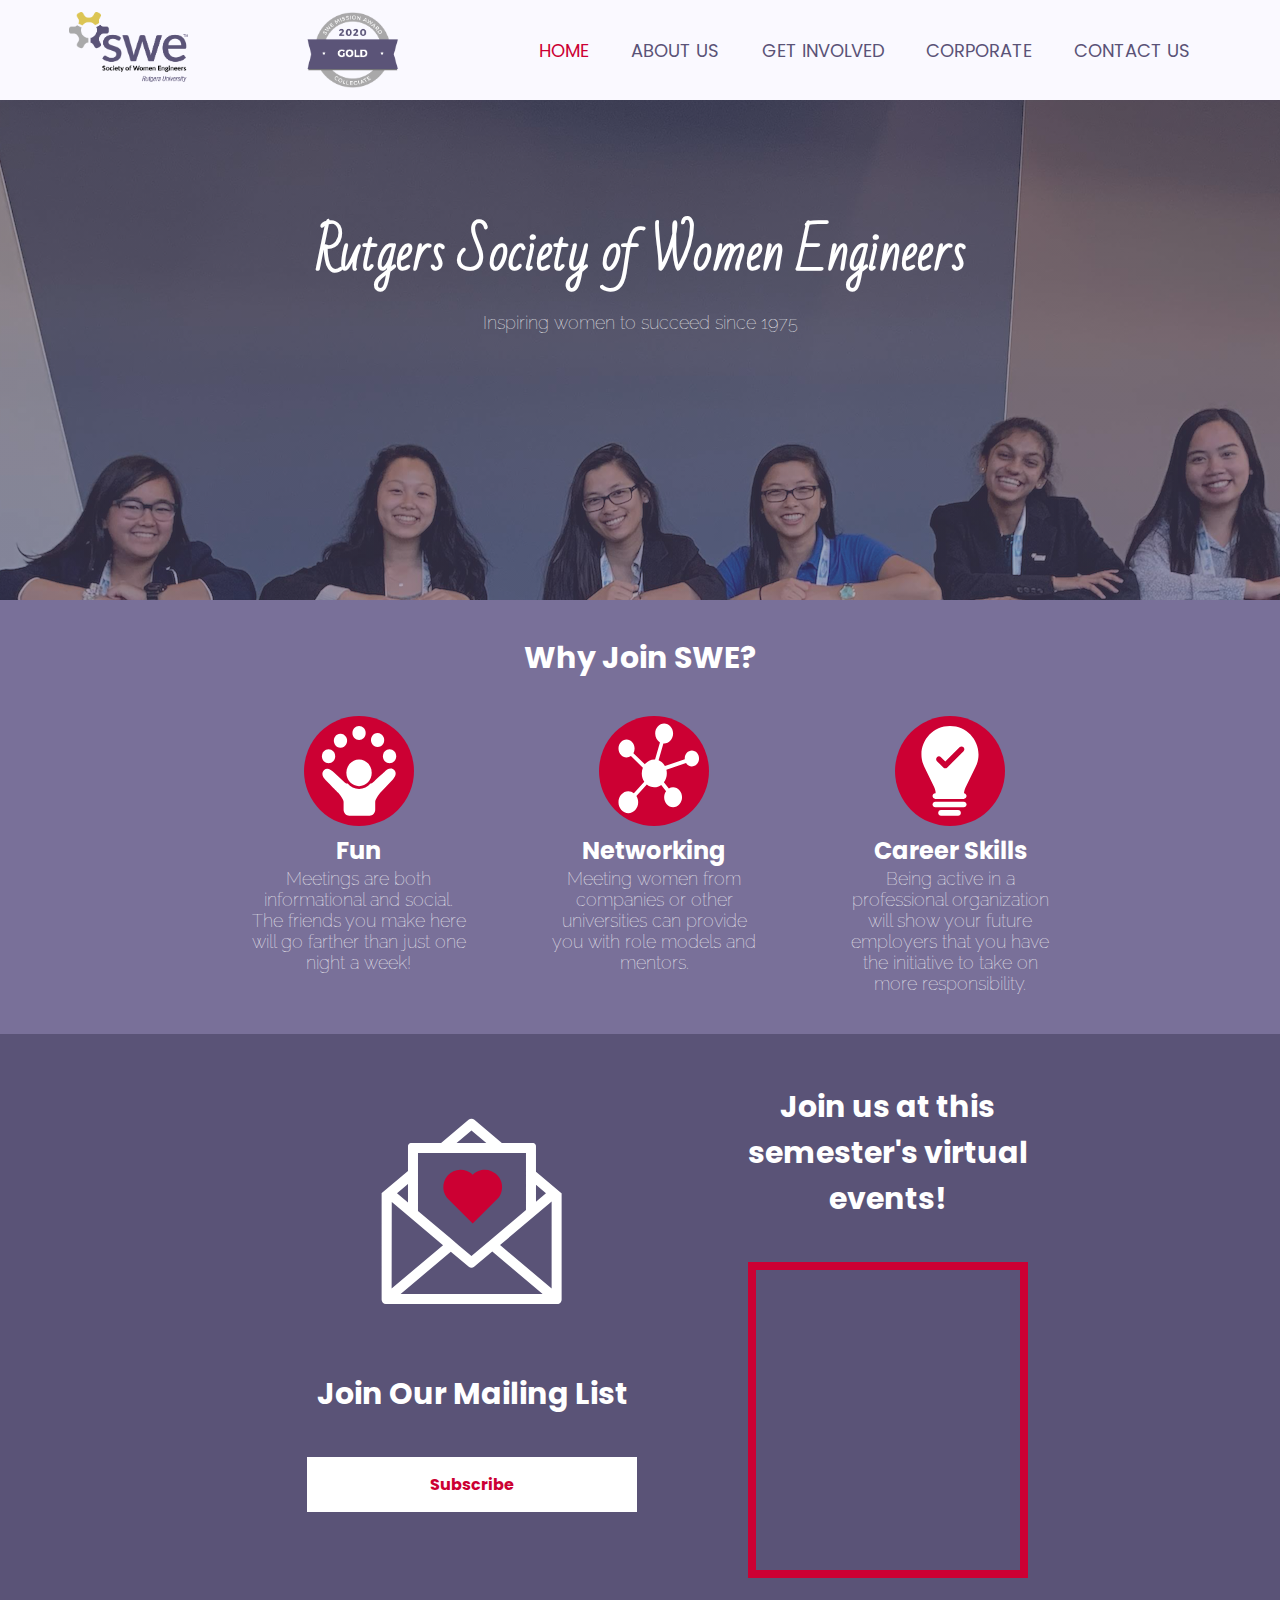
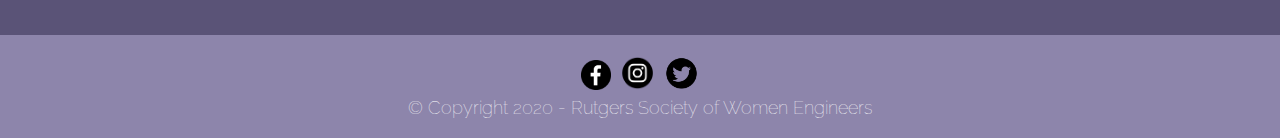
<file: index.html>
<!DOCTYPE html>
    <head>
        <meta charset="utf-8">
        <meta http-equiv="X-UA-Compatible" content="IE=edge">
        <title>Rutgers Society of Women Engineers</title>
        <meta name="description" content="Rutgers University New Brunswick chapter of Society of Women Engineers">
        <meta name="viewport" content="width=device-width, initial-scale=1">
        <link rel="stylesheet" href="style.css">
        <link rel="apple-touch-icon" sizes="180x180" href="img/favicon_io/apple-touch-icon.png">
        <link rel="icon" type="image/png" sizes="32x32" href="img/favicon_io/favicon-32x32.png">
        <link rel="icon" type="image/png" sizes="16x16" href="img/favicon_io/favicon-16x16.png">
        <link href="https://fonts.googleapis.com/css2?family=Poppins&display=swap" rel="stylesheet">
        <link href="https://fonts.googleapis.com/css2?family=Raleway&display=swap" rel="stylesheet">
        <link href="https://fonts.googleapis.com/css2?family=Bad+Script&display=swap" rel="stylesheet">
    </head>
    <body>
        <div class="site-wrapper">
            <nav>
                <a href="index.html"><img src="/img/icons/RU_SWE_logo/SWE_Logo_Rutgers_University_4C.png" height="70px"></a>
                <img src="img/Badges-Collegiate_Gold2020.png" height="80px">
                <ul class="nav-links">
                    <li class="current"><a href="index.html">Home</a></li>
                    <li><a href="aboutus.html">About Us</a></li>
                    <li><a href="getinvolved.html">Get Involved</a></li>
                    <li><a href="corp.html">Corporate</a></li>
                    <li><a href="contactus.html">Contact Us</a></li>
                </ul>
                <div class="burger">
                    <div class="line1"></div>
                    <div class="line2"></div>
                    <div class="line3"></div>
                </div>
            </nav>
    
            <section class="showcase">
                <div class="home">
                    <div class="container">
                        <h1>Rutgers Society of Women Engineers</h1>
                        <p>Inspiring women to succeed since 1975</p>
                    </div>
                </div>
            </section>
    
            <section id="whyjoin">
                <div class="container">
                    <h2>Why Join SWE?</h2>
                    <div class="box3">
                        <img src="img/icons/skills_icon.svg" height="110px">
                        <h3>Career Skills</32>
                        <p class="lead">Being active in a professional organization will show your future employers that you have the initiative to take on more responsibility. </p>
                    </div>
                    <div class="box3">
                        <img src="img/icons/network_icon.svg" height="110px">
                        <h3>Networking</h3>
                        <p class="lead">Meeting women from companies or other universities can provide you with role models and mentors. </p>
                    </div>
                    <div class="box3">
                        <img src="img/icons/fun_icon.svg" height="110px">
                        <h3>Fun</h3>
                        <p class="lead">Meetings are both informational and social. The friends you make here will go farther than just one night a week! </p>
                    </div>
                </div>
            </section>
    
            <section id="calendar">
                <div class="container">
                    <div class="mailing">
                        <img src="/img/icons/email_icon.svg" width="200px">
                        <h2>Join Our Mailing List</h2>
                        <a class="button" href="https://app.mailerlite.com/webforms/landing/b4q5a3">Subscribe</a>
                    </div>
                    <div class="cal">
                        <h2>Join us at this semester's virtual events!</h2>
                        <iframe src="https://calendar.google.com/calendar/embed?height=600&amp;wkst=1&amp;bgcolor=%23cc0033&amp;ctz=America%2FNew_York&amp;src=c2NhcmxldG1haWwucnV0Z2Vycy5lZHVfcHVocTJjb3Zvcm9idnU3cDZxaGI0cW5obWdAZ3JvdXAuY2FsZW5kYXIuZ29vZ2xlLmNvbQ&amp;color=%2351b285&amp;showCalendars=0&amp;showTabs=0&amp;showPrint=0&amp;showDate=0&amp;showNav=0&amp;mode=AGENDA" style="border:solid 8px #cc0033" scrolling="no"></iframe>
                    </div>
                </div>
            </section>
    
            <footer>
                <div class="socials">
                    <a href="https://www.facebook.com/SWERutgers"><img src="/img/icons/facebook.png" width="30"></a>
                    <a href="https://www.instagram.com/swerutgers/"><img src="/img/icons/instagram.png" width="45"></a>
                    <a href="https://twitter.com/SWERutgers"><img src="/img/icons/twitter.png" width="35"></a>
                </div>
                <div class="copyright">
                    <p class="text-center">© Copyright 2020 - Rutgers Society of Women Engineers</p>
                </div>
            </footer>
        </div>
        
        <script src="app.js"></script>
        <script src="konami.js"></script>
    </body>
</html>
</file>
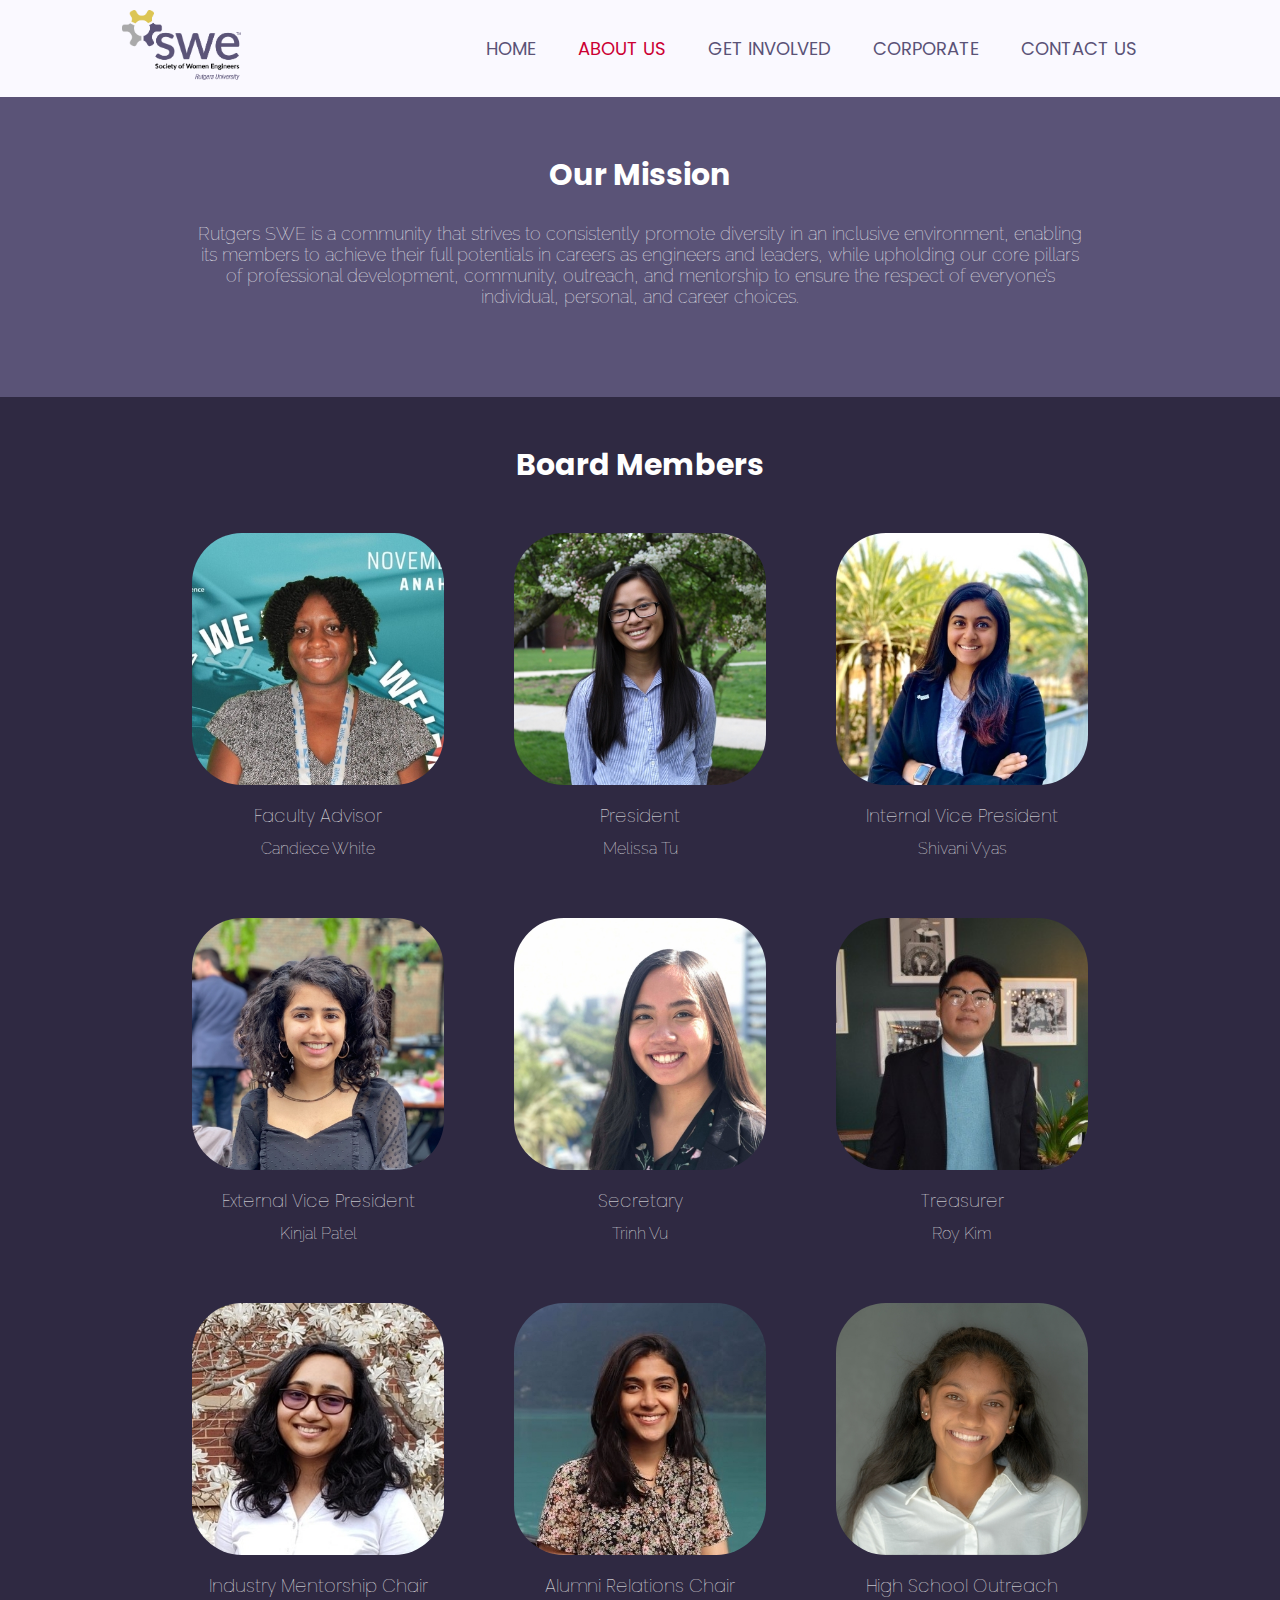
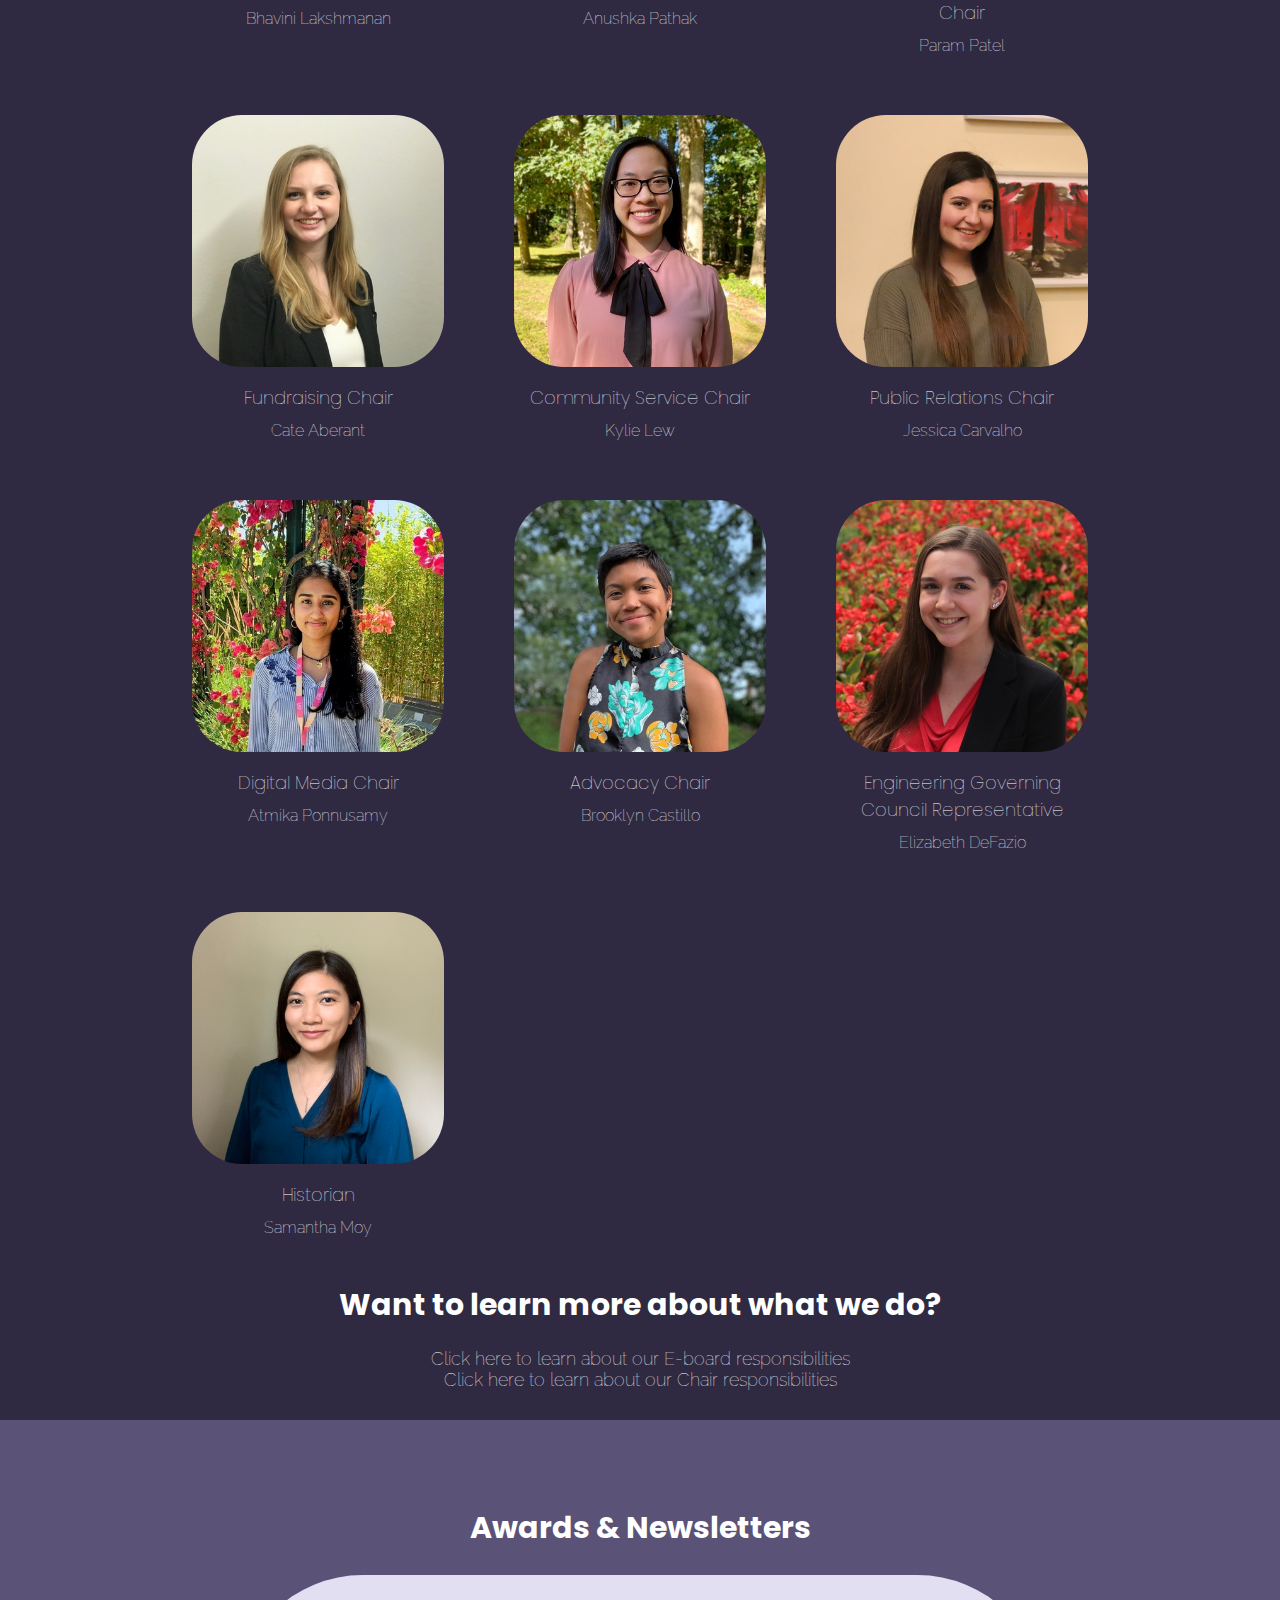
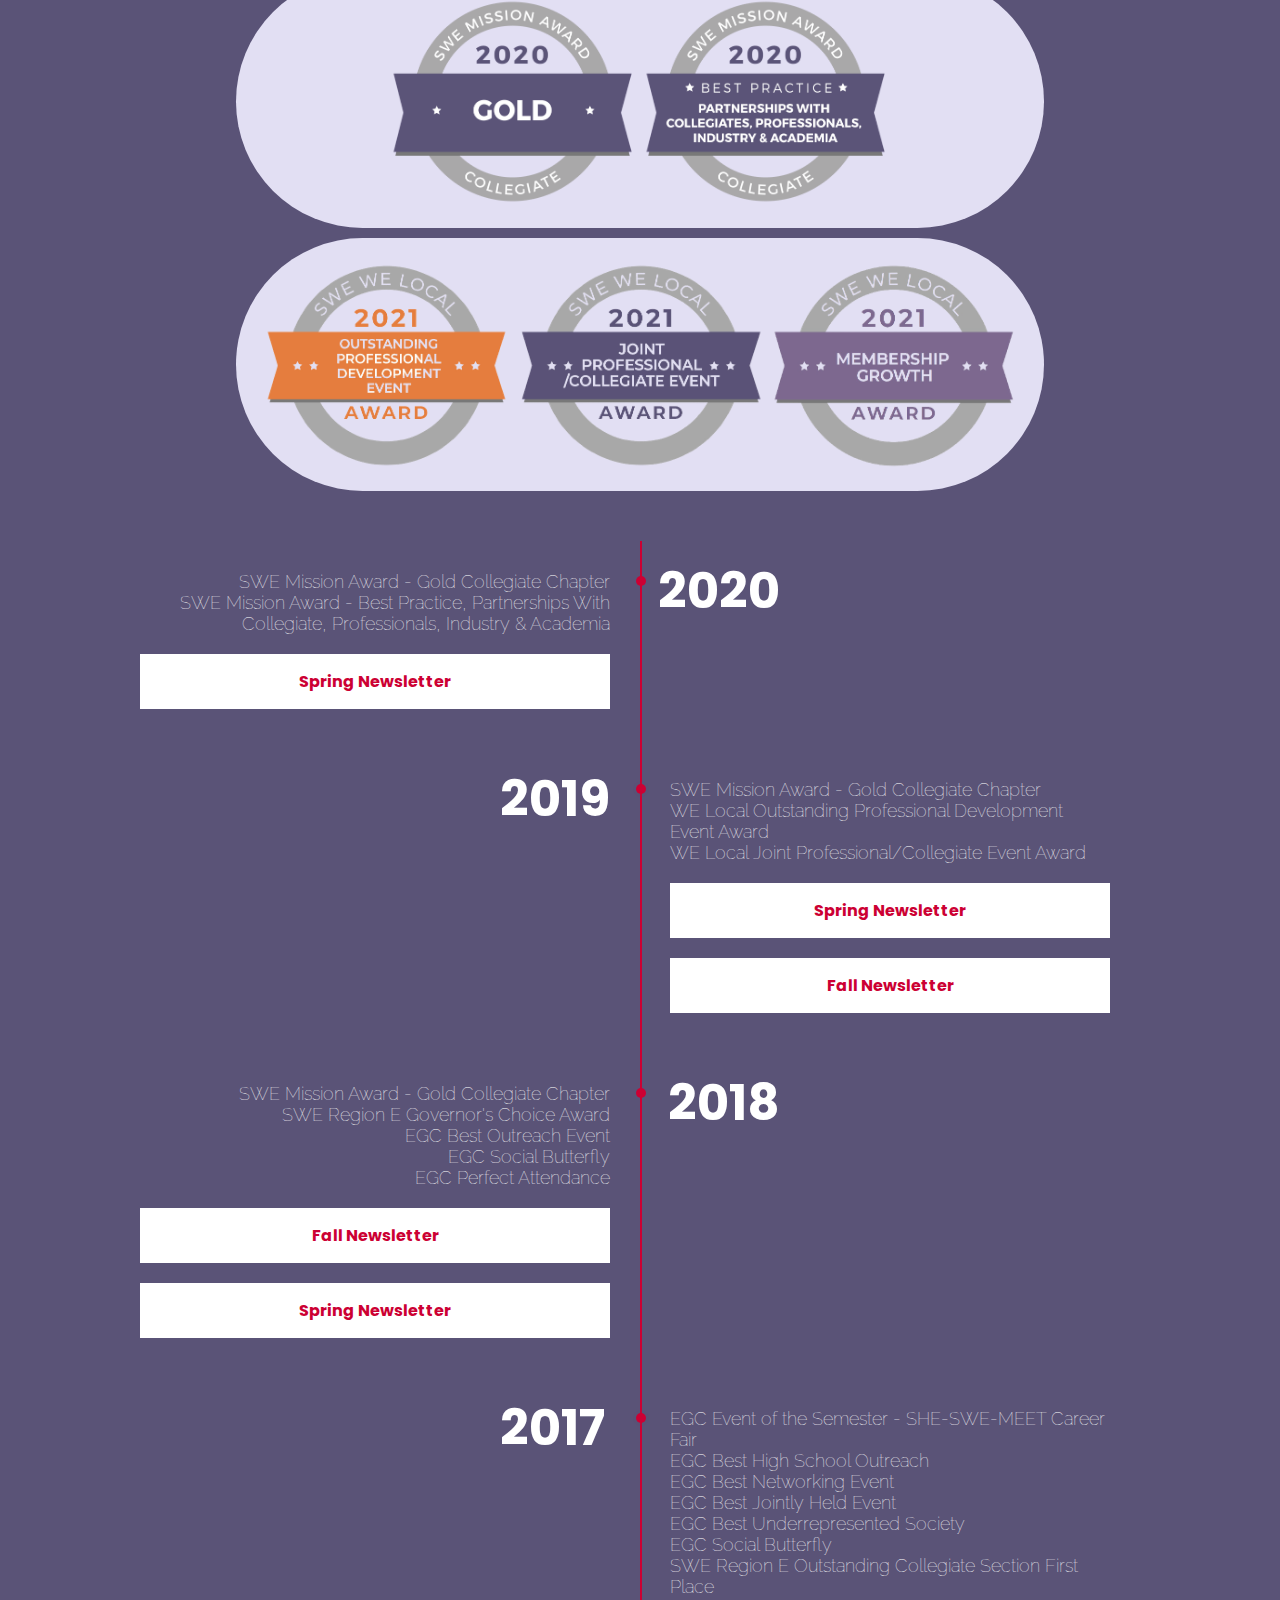
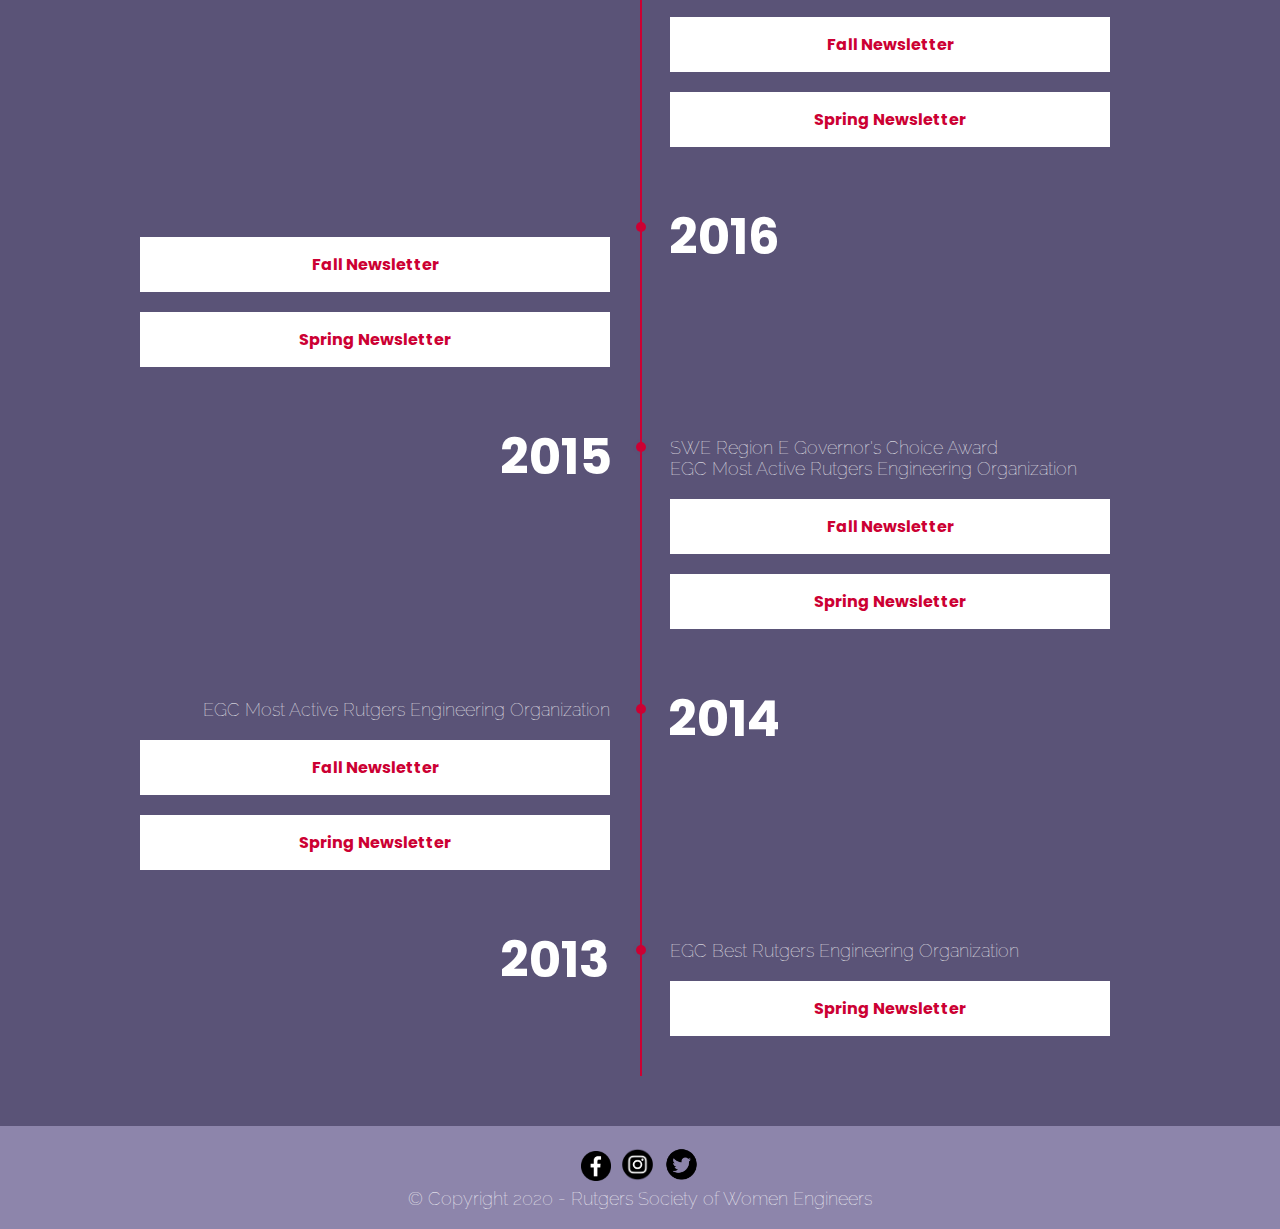
<file: aboutus.html>
<!DOCTYPE html>
    <head>
        <meta charset="utf-8">
        <meta http-equiv="X-UA-Compatible" content="IE=edge">
        <title></title>
        <meta name="description" content="">
        <meta name="viewport" content="width=device-width, initial-scale=1">
        <link rel="stylesheet" href="style.css">
        <link rel="apple-touch-icon" sizes="180x180" href="img/favicon_io/apple-touch-icon.png">
        <link rel="icon" type="image/png" sizes="32x32" href="img/favicon_io/favicon-32x32.png">
        <link rel="icon" type="image/png" sizes="16x16" href="img/favicon_io/favicon-16x16.png">
        <link href="https://fonts.googleapis.com/css2?family=Poppins&display=swap" rel="stylesheet">
        <link href="https://fonts.googleapis.com/css2?family=Raleway&display=swap" rel="stylesheet">
    </head>
    <body>
        <div class="site-wrapper">
            <nav>
                <a href="index.html"><img src="/img/icons/RU_SWE_logo/SWE_Logo_Rutgers_University_4C.png" height="70px"></a>
                <ul class="nav-links">
                    <li><a href="index.html">Home</a></li>
                    <li class="current"><a href="aboutus.html">About Us</a></li>
                    <li><a href="getinvolved.html">Get Involved</a></li>
                    <li><a href="corp.html">Corporate</a></li>
                    <li><a href="contactus.html">Contact Us</a></li>
                </ul>
                <div class="burger">
                    <div class="line1"></div>
                    <div class="line2"></div>
                    <div class="line3"></div>
                </div>
            </nav>
            <section class="showcase">
                <div class="mission">
                    <div class="container">
                        <h2>Our Mission</h2>
                        <p>Rutgers SWE is a community that strives to consistently promote diversity in an inclusive environment, enabling its members to achieve their full potentials in careers as engineers and leaders, while upholding our core pillars of professional development, community, outreach, and mentorship to ensure the respect of everyone’s individual, personal, and career choices.</p>
                    </div>
                </div>
            </section>
            <section id="eboard">
                <div class="container">
                    <div>
                        <h2>Board Members</h2>
                    </div>
                    <div class="img-grid">
                        <div class="eboard-box">
                            <img src="/img/headshots/2020_2021/resized/DeanWhite.jpg">
                            <h4>Faculty Advisor</h4>
                            <p>Candiece White</p>
                        </div>
                        <div class="eboard-box">
                            <img src="/img/headshots/2020_2021/resized/MelissaTu.jpg">
                            <h4>President</h4>
                            <p>Melissa Tu</p>
                        </div>
                        <div class="eboard-box">
                            <img src="/img/headshots/2020_2021/resized/ShivaniVyas.jpg">
                            <h4>Internal Vice President</h4>
                            <p>Shivani Vyas</p>
                        </div>
                        <div class="eboard-box">
                            <img src="/img/headshots/2020_2021/resized/Kinjal.jpg">
                            <h4>External Vice President</h4>
                            <p>Kinjal Patel</p>
                        </div>
                        <div class="eboard-box">
                            <img src="/img/headshots/2020_2021/resized/TrinhVu.jpg">
                            <h4>Secretary</h4>
                            <p>Trinh Vu</p>
                        </div>
                        <div class="eboard-box">
                            <img src="/img/headshots/2020_2021/resized/Roy.jpg">
                            <h4>Treasurer</h4>
                            <p>Roy Kim</p>
                        </div>
                        <div class="eboard-box">
                            <img src="/img/headshots/2020_2021/resized/Bhavini.jpg" width="400px">
                            <h4>Industry Mentorship Chair</h4>
                            <p>Bhavini Lakshmanan</p>
                        </div>
                        <div class="eboard-box">
                            <img src="/img/headshots/2020_2021/resized/Anushka.jpg">
                            <h4>Alumni Relations Chair</h4>
                            <p>Anushka Pathak</p>
                        </div>
                        <div class="eboard-box">
                            <img src="/img/headshots/2020_2021/resized/Param.jpg">
                            <h4>High School Outreach Chair</h4>
                            <p>Param Patel</p>
                        </div>
                        <div class="eboard-box">
                            <img src="/img/headshots/2020_2021/resized/Cate.jpg">
                            <h4>Fundraising Chair</h4>
                            <p>Cate Aberant</p>
                        </div>
                        <div class="eboard-box">
                            <img src="/img/headshots/2020_2021/resized/KylieLew.jpg">
                            <h4>Community Service Chair</h4>
                            <p>Kylie Lew</p>
                        </div>
                        <div class="eboard-box">
                            <img src="/img/headshots/2020_2021/resized/Jess.jpg">
                            <h4>Public Relations Chair</h4>
                            <p>Jessica Carvalho</p>
                        </div>
                        <div class="eboard-box">
                            <img src="/img/headshots/2020_2021/resized/Atmika.jpg">
                            <h4>Digital Media Chair</h4>
                            <p>Atmika Ponnusamy</p>
                        </div>
                        <div class="eboard-box">
                            <img src="/img/headshots/2020_2021/resized/Brooklyn.jpg">
                            <h4>Advocacy Chair</h4>
                            <p>Brooklyn Castillo</p>
                        </div>
                        <div class="eboard-box">
                            <img src="/img/headshots/2020_2021/resized/Elizabeth.jpg">
                            <h4>Engineering Governing Council Representative</h4>
                            <p>Elizabeth DeFazio</p>
                        </div>
                        <div class="eboard-box">
                            <img src="/img/headshots/2020_2021/resized/Sam.jpg">
                            <h4>Historian</h4>
                            <p>Samantha Moy</p>
                        </div>
                    </div>
                </div>
                <div class="pdfs">
                    <h2>Want to learn more about what we do?</h2>
                    <p class=""><a href=docs/eboardresponsibilities.pdf target="_blank">Click here to learn about our E-board responsibilities</a></p>
                    <p class=""> <a href=docs/chairresponsibilities.pdf target="_blank"> Click here to learn about our Chair responsibilities</a></p>
                </div>
    
            </section>  
            <div class="a-n">
                <h2>Awards & Newsletters</h2>
            </div>
            <div class="badges">
                <div class="badges-row">
                    <img src="/img/Badges-Collegiate_Gold2020.png" width="33%">
                    <img src="/img/Badges-Collegiate_Partnerships2020.png" width="33%">
                </div>
                <div class="badges-row">
                    <img src="/img/Badges-Collegiate_ProfDev2021.png" width="33%">
                    <img src="/img/Badges-Collegiate_JointProf2021.png" width="33%">
                    <img src="/img/Badges-Collegiate_MembGrowth2021.png" width="33%">
                </div>
            </div>
            <div class="timeline">
                <ul>
                    <li>
                        <div class="content">
                            <h3>2020</h3>
                            <div class="awards">
                                <p>SWE Mission Award - Gold Collegiate Chapter</p>
                                <p>SWE Mission Award - Best Practice, Partnerships With Collegiate, Professionals, Industry & Academia</p>
                            </div>
                            <a class="button" href="docs/newsletters/Fall 2020 Newsletter.pdf" target="_blank">Spring Newsletter</a>
                        </div>
                    </li>
                    <li>
                        <div class="content">
                            <h3>2019</h3>
                            <div class="awards">
                                <p>SWE Mission Award - Gold Collegiate Chapter</p>
                                <p>WE Local Outstanding Professional Development Event Award</p>
                                <p>WE Local Joint Professional/Collegiate Event Award</p>
                            </div>
                            <a class="button" href="docs/newsletters/newsletter_spring2019.pdf" target="_blank">Spring Newsletter</a>
                            <a class="button" href="docs/newsletters/Fall 2019 Newsletter.pdf" target="_blank">Fall Newsletter</a>
                        </div>
                    </li>
                    <li>
                        <div class="content">
                            <h3>2018</h3>
                            <div class="awards">
                                <p>SWE Mission Award - Gold Collegiate Chapter</p>
                                <p>SWE Region E Governor's Choice Award</p>
                                <p>EGC Best Outreach Event</p>
                                <p>EGC Social Butterfly</p>
                                <p>EGC Perfect Attendance</p>
                            </div>                        
                            <a class="button" href="docs/newsletters/newsletter_fall2018.pdf" target="_blank">Fall Newsletter</a>
                            <a class="button" href="docs/newsletters/newsletter_spring2018.pdf" target="_blank">Spring Newsletter</a>
                        </div>
                    </li>
                    <li>
                        <div class="content">
                            <h3>2017</h3>
                            <div class="awards">
                                <p>EGC Event of the Semester - SHE-SWE-MEET Career Fair</p>
                                <p>EGC Best High School Outreach</p>
                                <p>EGC Best Networking Event</p>
                                <p>EGC Best Jointly Held Event</p>
                                <p>EGC Best Underrepresented Society</p>
                                <p>EGC Social Butterfly</p>
                                <p>SWE Region E Outstanding Collegiate Section First Place</p>
                            </div>
                            <a class="button" href="docs/newsletters/newsletter_fall2017.pdf" target="_blank">Fall Newsletter</a>
                            <a class="button" href="docs/newsletters/newsletter_spring2017.pdf" target="_blank">Spring Newsletter</a>
                        </div>
                    </li>
                    <li>
                        <div class="content">
                            <h3>2016</h3>
                            <div class="awards">
    
                            </div>
                            <a class="button" href="docs/newsletters/newsletter_fall2016.pdf" target="_blank">Fall Newsletter</a>
                            <a class="button" href="docs/newsletters/newsletter_spring2016.pdf" target="_blank">Spring Newsletter</a>
                        </div>
                    </li>
                    <li>
                        <div class="content">
                            <h3>2015</h3>
                            <div class="awards">
                                <p>SWE Region E Governor's Choice Award</p>
                                <p>EGC Most Active Rutgers Engineering Organization</p>
                            </div>
                            <a class="button" href="docs/newsletters/newsletter_fall2015.pdf" target="_blank">Fall Newsletter</a>
                            <a class="button" href="docs/newsletters/newsletter_spring2015.pdf" target="_blank">Spring Newsletter</a>
                        </div>
                    </li>
                    <li>
                        <div class="content">
                            <h3>2014</h3>
                            <div class="awards">
                                <p>EGC Most Active Rutgers Engineering Organization</p>
                            </div>
                            <a class="button" href="docs/newsletters/newsletter_fall2014.pdf" target="_blank">Fall Newsletter</a>
                            <a class="button" href="docs/newsletters/newsletter_spring2014.pdf" target="_blank">Spring Newsletter</a>
                        </div>
                    </li>
                    <li>
                        <div class="content">
                            <h3>2013</h3>
                            <div class="awards">
                                <p>EGC Best Rutgers Engineering Organization</p>
                            </div>
                            <a class="button" href="docs/newsletters/newsletter_spring2013.pdf" target="_blank">Spring Newsletter</a>
                        </div>
                    </li>
                    <div style="clear: both;"></div>
                </ul>
            </div>
            <footer>
                <div class="socials">
                    <a href="https://www.facebook.com/SWERutgers"><img src="/img/icons/facebook.png" width="30"></a>
                    <a href="https://www.instagram.com/swerutgers/"><img src="/img/icons/instagram.png" width="45"></a>
                    <a href="https://twitter.com/SWERutgers"><img src="/img/icons/twitter.png" width="35"></a>
                </div>
                <div class="copyright">
                    <p class="text-center">© Copyright 2020 - Rutgers Society of Women Engineers</p>
                </div>
            </footer>
        </div>
        
        <script src="app.js"></script>
    </body>
</html>
</file>
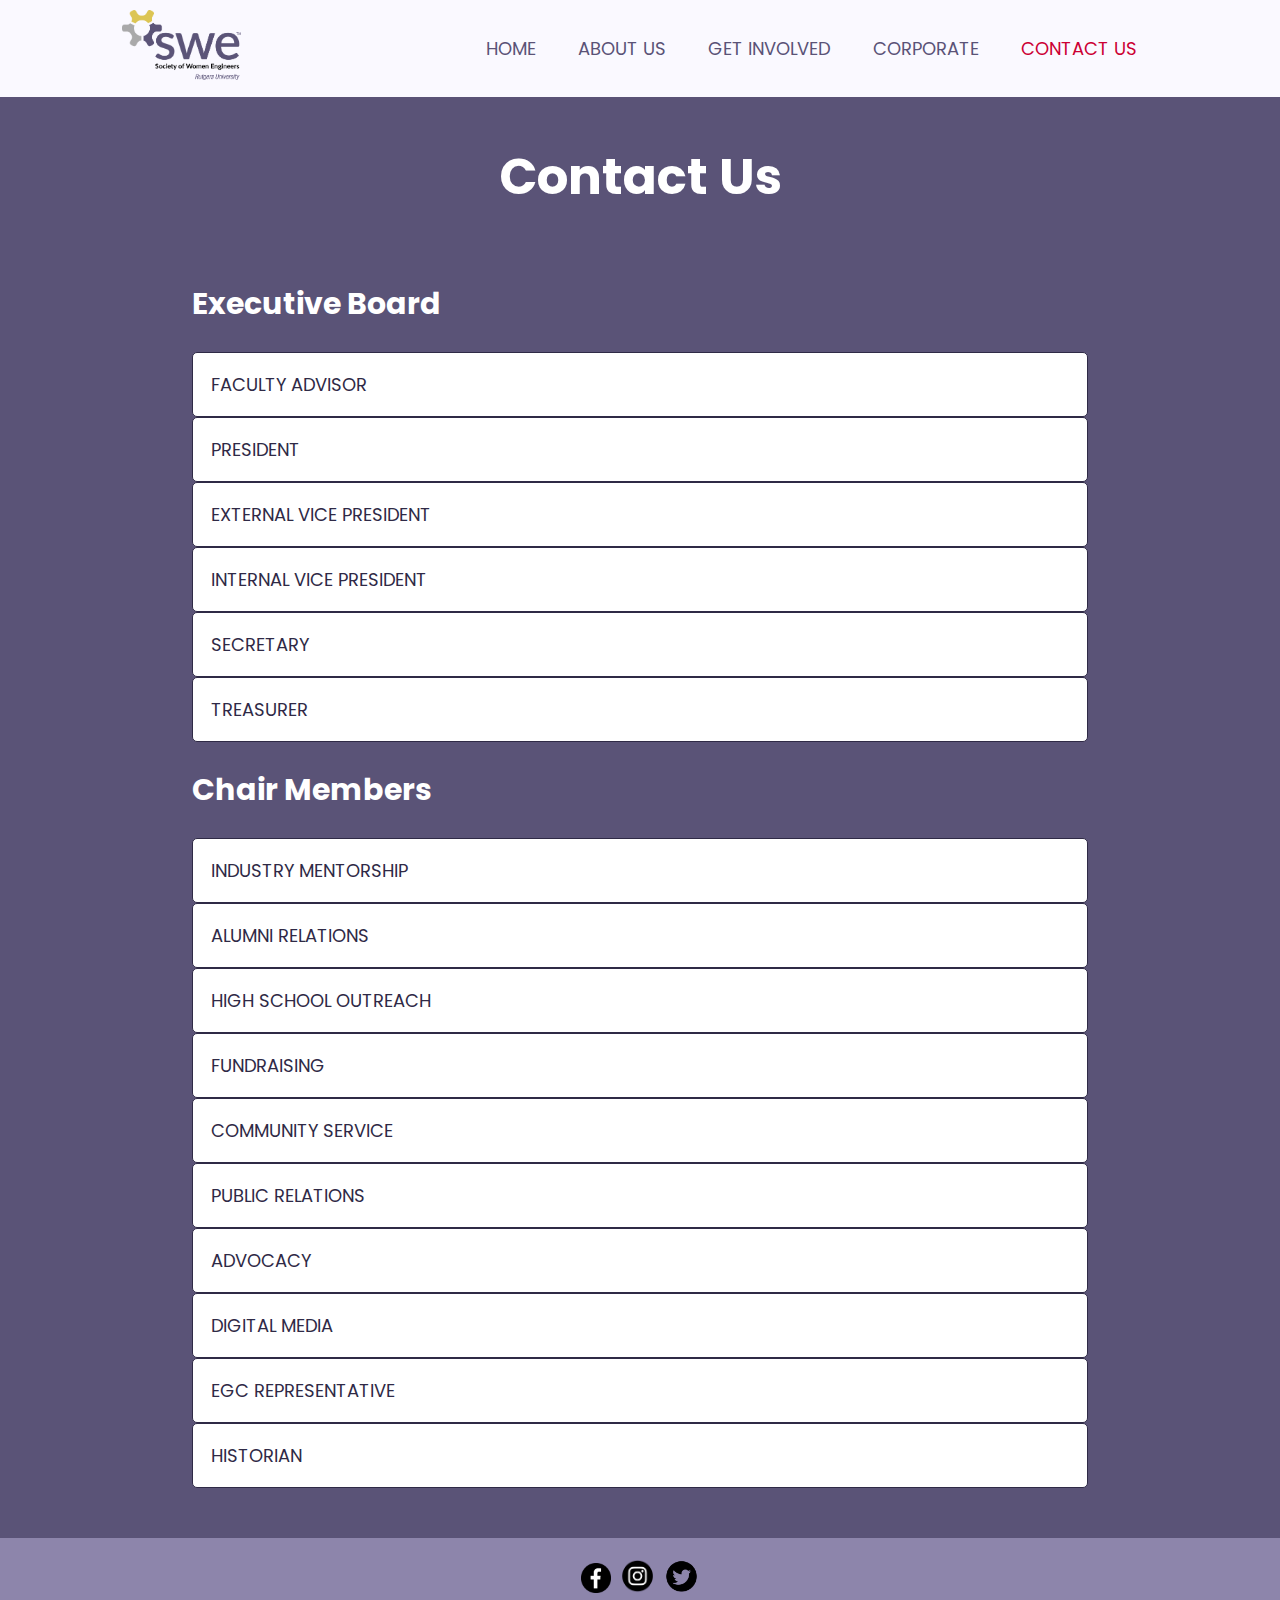
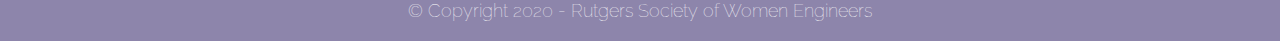
<file: contactus.html>
<!DOCTYPE html>
    <head>
        <meta charset="utf-8">
        <meta http-equiv="X-UA-Compatible" content="IE=edge">
        <title>Rutgers Society of Women Engineers</title>
        <meta name="description" content="Rutgers University New Brunswick chapter of Society of Women Engineers">
        <meta name="viewport" content="width=device-width, initial-scale=1">
        <link rel="stylesheet" href="style.css">
        <link rel="apple-touch-icon" sizes="180x180" href="img/favicon_io/apple-touch-icon.png">
        <link rel="icon" type="image/png" sizes="32x32" href="img/favicon_io/favicon-32x32.png">
        <link rel="icon" type="image/png" sizes="16x16" href="img/favicon_io/favicon-16x16.png">
        <link href="https://fonts.googleapis.com/css2?family=Poppins&display=swap" rel="stylesheet">
        <link href="https://fonts.googleapis.com/css2?family=Raleway&display=swap" rel="stylesheet">
    </head>
    <body>
        <div class="site-wrapper">
            <nav>
                <a href="index.html"><img src="/img/icons/RU_SWE_logo/SWE_Logo_Rutgers_University_4C.png" height="70px"></a>
                <ul class="nav-links">
                    <li><a href="index.html">Home</a></li>
                    <li><a href="aboutus.html">About Us</a></li>
                    <li><a href="getinvolved.html">Get Involved</a></li>
                    <li><a href="corp.html">Corporate</a></li>
                    <li class="current"><a href="contactus.html">Contact Us</a></li>
                </ul>
                <div class="burger">
                    <div class="line1"></div>
                    <div class="line2"></div>
                    <div class="line3"></div>
                </div>
            </nav>
    
            <section class="showcase">
                <div class="contactus">
                    <div class="container">
                        <h2>Contact Us</h2>
                    </div>
                </div>
            </section>
    
            <div class="contacts">
                <div class="container">
                    <div class="board">
                        <h2>Executive Board</h2>
                        <button class="collapsible">Faculty Advisor</button>
                        <div class="content">
                            <h4>Candiece White</h4>
                            <p>Email: <a href="mailto:cawhite@soe.rutgers.edu"> cawhite@soe.rutgers.edu</a></p>
                            <p></p>
                        </div>
                        <button class="collapsible">President</button>
                        <div class="content">
                            <h4>Melissa Tu</h4>
                            <p>Email: <a href="mailto:ru.swe.pres@gmail.com">ru.swe.pres@gmail.com</a></p>
                            <p>Melissa manages the board through board meetings, email, phone, and in person to ensure each function of SWE is operating successfully. She is responsible for all events, actions and members related to The Society of Women Engineers - Rutgers University chapter. Reach out to her if you have any general questions about our SWE chapter!</p>
                        </div>
                        <button class="collapsible">External Vice President</button>
                        <div class="content">
                            <h4>Kinjal Patel</h4>
                            <p>Email: <a href="mailto:ru.swe.evp@gmail.com">ru.swe.evp@gmail.com</a></p>
                            <p>Kinjal is the primary representative for the SHE-SWE-MEET Career Fair and responsible for leading our ongoing corporate relations initatives. Please reach out to her if you have any questions regarding our corporate involvement programs!</p>
                        </div>
                        <button class="collapsible">Internal Vice President</button>
                        <div class="content">
                            <h4>Shivani Vyas</h4>
                            <p>Email: <a href="mailto:ru.swe.ivp@gmail.com">ru.swe.ivp@gmail.com</a></p>
                            <p>Shivani runs and manages the SWELL mentorship program for our members, coordinates trips for national and regional conferences, coordinates SWE night in the spring semester, and semesterly banquets for our members! Feel free to email her with any questions regarding available programs for our members.</p>
                        </div>
                        <button class="collapsible">Secretary</button>
                        <div class="content">
                            <h4>Trinh Vu</h4>
                            <p>Email: <a href="mailto:ru.swe.sec@gmail.com">ru.swe.sec@gmail.com</a></p>
                            <p>Trinh sends out weekly newsletters to our members, tracks member attendance, organizes shared documents, and tracks action items during our bi-weekly board meetings. Reach out to her if you have any questions regarding our mailing list!</p>
                        </div>
                        <button class="collapsible">Treasurer</button>
                        <div class="content">
                            <h4>Roy Kim</h4>
                            <p>Email: <a href="mailto:ru.swe.treas@gmail.com">ru.swe.treas@gmail.com</a></p>
                            <p>Roy is responsible for managing our chapter's fiscal actions, and he also serves as the secondary to the External Vice President in the fiscal planning of the SHE-SWE-MEET Career Fair. Feel free to reach out to him with any questions!</p>
                        </div>
                    </div>
                    <div class="chairs">
                        <h2>Chair Members</h2>
                        <button class="collapsible">Industry Mentorship</button>
                        <div class="content">
                            <h4>Bhavini Lakshmanan</h4>
                            <p>Email: <a href="mailto:ru.swe.mentorship@gmail.com">ru.swe.mentorship.program@gmail.com</a></p>
                            <p>Bhavini plans a yearlong mentorship program between SWE members and industry mentors starting over the summer. Please reach out to her if you're interested in participating in the program, or have any questions!</p>
                        </div>
                        <button class="collapsible">Alumni Relations</button>
                        <div class="content">
                            <h4>Anushka Pathak</h4>
                            <p>Email: <a href="mailto:ru.swe.alumni@gmail.com">ru.swe.alumni@gmail.com</a></p>
                            <p>Anushka is responsible for maintaining connections with our Rutgers SWE Alumni. She keeps a database of contacts and coordinates events for current students and alumni to connect. Reach out to her if you were once a SWE member and you'd like to participate in our alumni events!</p>
                        </div>
                        <button class="collapsible">High School Outreach</button>
                        <div class="content">
                            <h4>Param Patel</h4>
                            <p>Email: <a href="mailto:swerutgersoutreach@gmail.com">swerutgersoutreach@gmail.com</a></p>
                            <p>Param is in charge of organizing programming events to encourage younger females to pursue a degree in STEM Fields! Reach out to her with any questions regarding the events our chapter offers for High School students.</p>
                        </div>
                        <button class="collapsible">Fundraising</button>
                        <div class="content">
                            <h4>Cate Aberant</h4>
                            <p>Email: <a href="mailto:ru.swe.fund@gmail.com">ru.swe.fund@gmail.com</a></p>
                            <p>Cate generates funds and publicity for SWE through designing and selling apparel and other merchandise sales. Reach out to her with any questions regarding fundraising!</p>
                        </div>
                        <button class="collapsible">Community Service</button>
                        <div class="content">
                            <h4>Kylie Lew</h4>
                            <p>Email: <a href="mailto:ru.swe.comm@gmail.com">ru.swe.comm@gmail.com</a></p>
                            <p>Kylie is responsible for organizing or arranging for SWE to participate in events geared to help community. Reach out to her with any questions regarding SWE's involvement in our community!</p>
                        </div>
                        <button class="collapsible">Public Relations</button>
                        <div class="content">
                            <h4>Jessica Carvalho</h4>
                            <p>Email: <a href="mailto:jessica.carvalho@rutgers.edu">jessica.carvalho@rutgers.edu</a></p>
                            <p>Jessica is responsible for spreading the word about SWE through posts and flyers, as well as managing the content for our social media platforms! Feel free to reach out to her with any questions.</p>
                        </div>
                        <button class="collapsible">Advocacy</button>
                        <div class="content">
                            <h4>Brooklyn Castillo</h4>
                            <p>Email: <a href="mailto:ru.swe.advocacy@gmail.com">ru.swe.advocacy@gmail.com</a></p>
                            <p>Brooklyn is responsible for promoting diversity & inclusion in engineering and daily life, encouraging representation and educating our members, maintaining a database of opportunities for social progress, and working with public relations to utilize social platform for advocacy. Feel free to reach out to her if you have any questions or suggestions about how RU SWE can be more invovled!</p>
                        </div>
                        <button class="collapsible">Digital Media</button>
                        <div class="content">
                            <h4>Atmika Ponnusamy</h4>
                            <p>Email: <a href="mailto:atmika.ponnusamy@rutgers.edu"></a>atmika.ponnusamy@rutgers.edu</a></p>
                            <p>Atmika is responsible for updating and maintaining the Rutgers SWE website, and managing the technology used during our chapter meetings. Please reach out to her if you have any questions or suggestions regarding the website!</p>
                        </div>
                        <button class="collapsible">EGC Representative</button>
                        <div class="content">
                            <h4>Elizabeth DeFazio</h4>
                            <p>Email: <a href="mailto:emd204@scarletmail.rutgers.edu">emd204@scarletmail.rutgers.edu</a></p>
                            <p>Elizabeth serves as the liaison between Rutgers SWE and the Engineering Governing Council. She attends all EGC meetings and coordinates volunteers from SWE to participate in EGC events. Reach out to her with any questions regarding SWE & EGC!</p>
                        </div>
                        <button class="collapsible">Historian</button>
                        <div class="content">
                            <h4>Samantha Moy</h4>
                            <p>Email: <a href="mailto:ru.swe.hist@gmail.com">ru.swe.hist@gmail.com</a></p>
                            <p>Our historian, Sam, takes pictures at weekly SWE meetings and other SWE events or activities, creates photo collages for our banquets, and creates semester newsletters to send to students, faculty, alumni, and corporate representatives. Feel free to reach out to her!</p>
                        </div>
                    </div>
                </div>
            </div>
    
            <footer>
                <div class="socials">
                    <a href="https://www.facebook.com/SWERutgers"><img src="/img/icons/facebook.png" width="30"></a>
                    <a href="https://www.instagram.com/swerutgers/"><img src="/img/icons/instagram.png" width="45"></a>
                    <a href="https://twitter.com/SWERutgers"><img src="/img/icons/twitter.png" width="35"></a>
                </div>
                <div class="copyright">
                    <p class="text-center">© Copyright 2020 - Rutgers Society of Women Engineers</p>
                </div>
            </footer>
        </div>
        
        <script src="app.js"></script>
    </body>
</html>
</file>
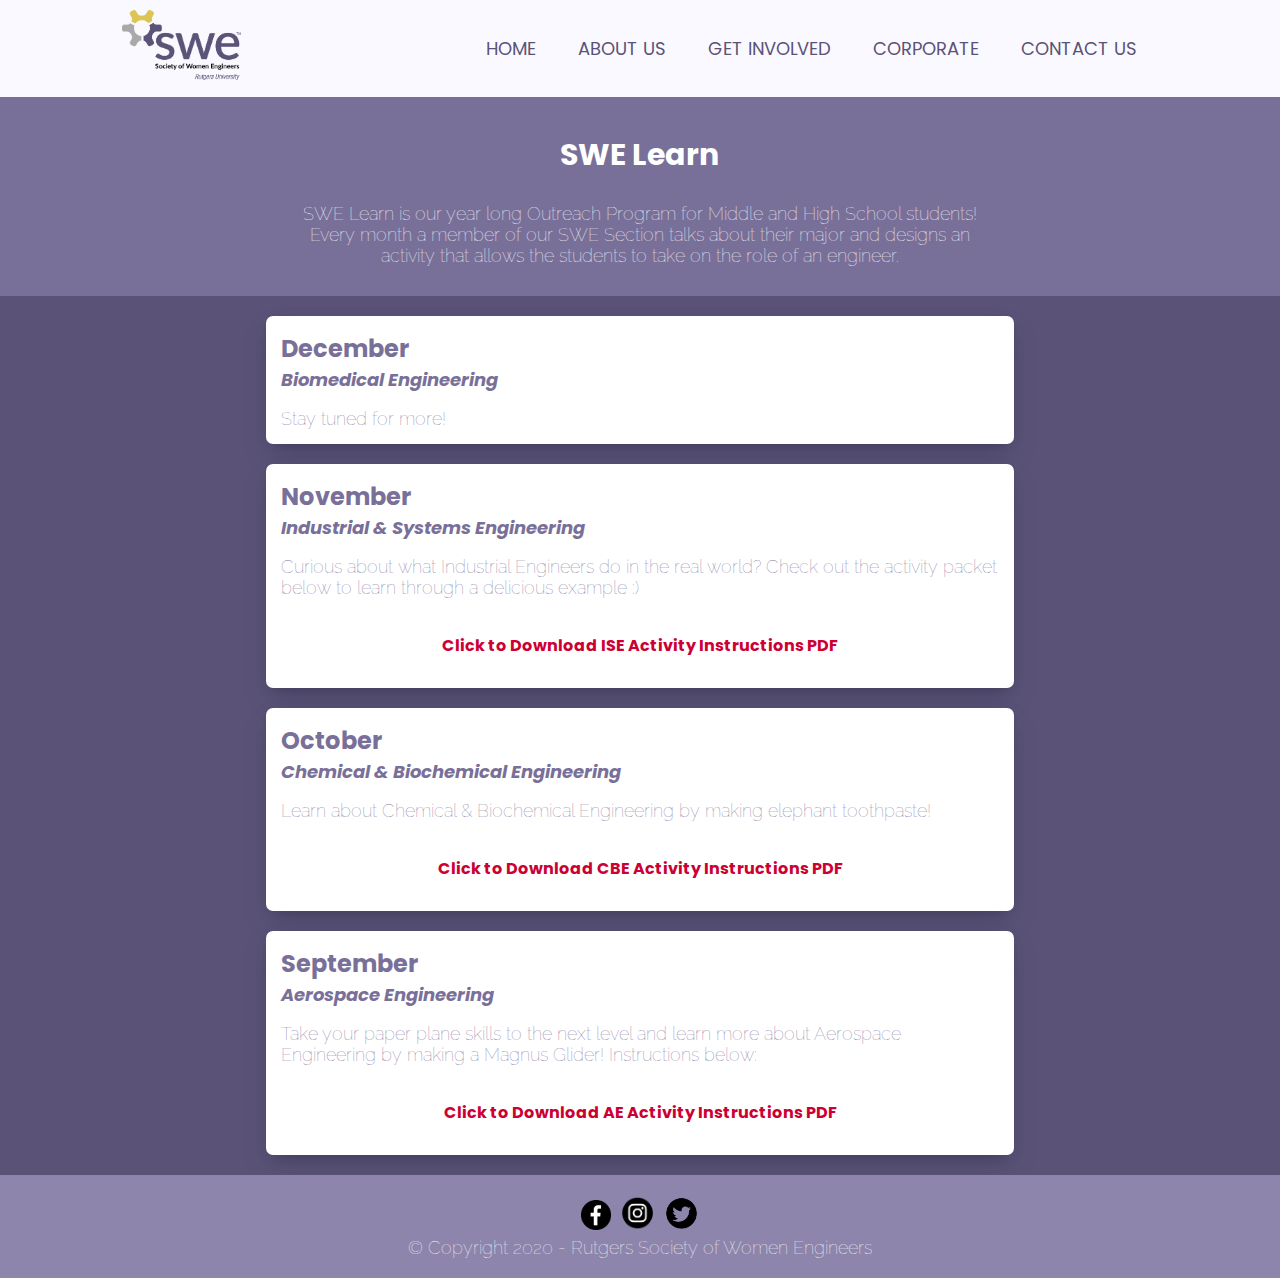
<file: swelearn.html>
<!DOCTYPE html>
    <head>
        <meta charset="utf-8">
        <meta http-equiv="X-UA-Compatible" content="IE=edge">
        <title>Rutgers Society of Women Engineers</title>
        <meta name="description" content="Rutgers University New Brunswick chapter of Society of Women Engineers">
        <meta name="viewport" content="width=device-width, initial-scale=1">
        <link rel="stylesheet" href="style.css">
        <link rel="apple-touch-icon" sizes="180x180" href="img/favicon_io/apple-touch-icon.png">
        <link rel="icon" type="image/png" sizes="32x32" href="img/favicon_io/favicon-32x32.png">
        <link rel="icon" type="image/png" sizes="16x16" href="img/favicon_io/favicon-16x16.png">
        <link href="https://fonts.googleapis.com/css2?family=Poppins&display=swap" rel="stylesheet">
        <link href="https://fonts.googleapis.com/css2?family=Raleway&display=swap" rel="stylesheet">
    </head>
    <body>
        <div class="site-wrapper">
            <nav>
                <a href="index.html"><img src="/img/icons/RU_SWE_logo/SWE_Logo_Rutgers_University_4C.png" height="70px"></a>
                <ul class="nav-links">
                    <li><a href="index.html">Home</a></li>
                    <li><a href="aboutus.html">About Us</a></li>
                    <li><a href="getinvolved.html">Get Involved</a></li>
                    <li><a href="corp.html">Corporate</a></li>
                    <li><a href="contactus.html">Contact Us</a></li>
                </ul>
                <div class="burger">
                    <div class="line1"></div>
                    <div class="line2"></div>
                    <div class="line3"></div>
                </div>
            </nav>
    
            <section class="showcase">
                <div class="swelearn">
                    <div class="container">
                        <h2>SWE Learn</h2>
                        <p>SWE Learn is our year long Outreach Program for Middle and High School students! Every month a member of our SWE Section talks about their major and designs an activity that allows the students to take on the role of an engineer.</p>
                    </div>
                </div>
            </section>
    
            <section id="swelearn-months">
                <div class="month-box">
                    <h3>December</h3>
                    <h4>Biomedical Engineering</h4>
                    <p>Stay tuned for more!</p>
                </div>
                <div class="month-box">
                    <h3>November</h3>
                    <h4>Industrial & Systems Engineering</h4>
                    <p>Curious about what Industrial Engineers do in the real world? Check out the activity packet below to learn through a delicious example :)</p>
                    <a class="button" href="docs/swelearn/ise_nov.pdf" target="_blank">Click to Download ISE Activity Instructions PDF</a>
                </div>
                <div class="month-box">
                    <h3>October</h3>
                    <h4>Chemical & Biochemical Engineering</h4>
                    <p>Learn about Chemical & Biochemical Engineering by making elephant toothpaste!</p>
                    <a class="button" href="docs/swelearn/cheme_oct.pdf" target="_blank">Click to Download CBE Activity Instructions PDF</a>
                </div>
                <div class="month-box">
                    <h3>September</h3>
                    <h4>Aerospace Engineering</h4>
                    <p>Take your paper plane skills to the next level and learn more about Aerospace Engineering by making a Magnus Glider! Instructions below:</p>
                    <a class="button" href="docs/swelearn/aero_sept.pdf" target="_blank">Click to Download AE Activity Instructions PDF</a>
                </div>
            </section>
    
            <footer>
                <div class="socials">
                    <a href="https://www.facebook.com/SWERutgers"><img src="/img/icons/facebook.png" width="30"></a>
                    <a href="https://www.instagram.com/swerutgers/"><img src="/img/icons/instagram.png" width="45"></a>
                    <a href="https://twitter.com/SWERutgers"><img src="/img/icons/twitter.png" width="35"></a>
                </div>
                <div class="copyright">
                    <p class="text-center">© Copyright 2020 - Rutgers Society of Women Engineers</p>
                </div>
            </footer>
        </div>
        
        <script src="app.js"></script>
    </body>
</html>
</file>
<file: style.css>
body{
    font-family: 'Poppins', sans-serif;
    padding:0;
    margin:0;
    background: #5A5377;
    color: #ffffff;
    overflow-x: hidden;
}

.site-wrapper{
    overflow-x: hidden;
    position: relative;
}

/* Global */
.container{
    width:70%;
    margin:auto;
    overflow:hidden;
}

ul{
    margin:0;
    padding:0;
}

p{
    font-family: 'Raleway', sans-serif;
    font-size: 18px;
    font-weight: 100;
    margin:0;
    padding:0;
}

h1{
    
    font-size: 45px;
    padding-top: 55px;
    margin-bottom: 10px;
    font-weight: bold;
}

h2{
    
    font-size: 30px;
    font-weight: bold;
}

h3{
    
    font-size: 24px;
    font-weight: bold;
}

h4{
    
    font-size: 18px;
    font-weight: bold;
    padding:0;
    margin:10px;
}

.button{
    color:#cc0033;
    background: #ffffff;
    text-decoration: none;
    font-weight: bold;
    padding: 15px;  
    margin-top: 20px;
    display: flex;
    width: auto;
    justify-content: center;
}

.button:hover{
    color:#ffffff;
    background: #cc0033;
}

/* Header **/
nav{
    background: #faf9ff;
    color: #5A5377;
    min-height: 70px;
    justify-content: space-around;
    display: flex;
    align-items: center;
    padding: 10px;
}

.nav-links{
    display: flex;
    width: 55%;
    justify-content: space-around;
}

.nav-links li{
    list-style: none;
}

.nav-links a{
    color:#5A5377;
    text-decoration:none;
    text-transform: uppercase;
    font-size:18px;
}

.nav-links a:hover{
    color: #cc0033;
    font-weight: bold;
}

.nav-links .current a{
    color: #cc0033;
}

.burger {
    display: none;
}

.burger div{
    width: 25px;
    height: 3px;
    background-color:#5A5377;
    margin: 5px;
    transition: all 0.3s ease;
}

/* Home **/
.showcase .home{
    background:linear-gradient(rgba(90, 83, 119, 0.5), rgba(90, 83, 119, .5)), url('/img/conf2019.png') no-repeat center top;
    display: block;
    margin-left: auto;
    margin-right: auto;
    width: 100%;
    min-height: 500px;
    text-align: center;
    color: #ffffff;
}

.showcase h1{
    font-family: 'Bad Script', sans-serif;
    font-size: 50px;
    padding-top: 70px;
    margin-bottom: 10px;
    font-weight: bold;
}

/* Boxes **/
#whyjoin{
    padding-top: 10px;
    text-align: center;
    background: #797099;
    padding-bottom: 30px;
}

#whyjoin .box3 h3{
    padding:0;
    margin:0;
}

#whyjoin .box3{
    float:right;
    width:33%;
    padding:10px 30px 10px 50px;
    box-sizing: border-box;
}

#calendar{
    min-height: 500px;
    padding: 50px;
}

#calendar .mailing{
    float: left;
    width: 40%;
    padding:0;
    margin:0;
    padding-top: 30px;
    text-align: center;
    padding-left: 80px;
}

#calendar .cal{
    float: right;
    width: 40%;
    text-align: center;
    padding:0;
    margin:0;
}

#calendar .cal iframe{
    height: 300px;
    width:80%;
    padding:0;
    margin:0;
}

#calendar h2{
    padding:0;
    margin:0;
    margin-bottom:40px;
}

/* About Us **/
.showcase .mission{
    min-height: 300px;
    text-align: center;
    color: #ffffff;
}
.showcase .mission h2{
    padding-top: 30px;
}
#eboard{
    background: #2f2942;
}
.img-grid {
    display: grid;
    grid-template-columns: repeat(auto-fit, minmax(180px, 1fr));
    grid-row-gap: 60px;
    grid-column-gap: 70px;
    justify-content: center;
}
#eboard h2{
    text-align: center;
    padding: 20px; 
}
#eboard h4{
    font-weight: lighter;
}
.eboard-box {
    box-sizing: border-box;
    text-align: center;
}
.eboard-box img{
    width: 100%;
    border-radius: 50px;
}
.eboard-box p{
    font-size: 16px;
}
.pdfs h2{
    padding-bottom: 0px;
    margin-bottom: 0;
}
.pdfs{
    text-align: center;
    padding-bottom: 30px;
}
.pdfs a{
    color: white;
    text-decoration: none;
}
.pdfs a:hover{
    color: #cc0033;
}
.a-n {
    text-align: center;
    padding-top: 30px;
    margin-top: 30px;
}

.badges-row {
    background-color: #e2dff3;
    border-radius: 200px;
    margin: auto;
    margin-top: 10px;
    width: 60%;
    padding: 20px;
    display: flex;
    align-content: center;
    justify-content: center;
}

.timeline {
    position: relative;
    margin: 50px auto;
    padding: 0;
    width: 1000px;
}
.timeline::before{
    content: '';
    position: absolute;
    left: 50%;
    width: 2px;
    height: 100%;
    background: #cc0033;
}
.timeline ul {
    margin: 0;
    padding: 0;
}
.timeline ul li{
    line-height: normal;
    position: relative;
    width: 50%;
    padding: 0px 30px 20px 0px;
    list-style: none;
    box-sizing: border-box;
}
.timeline ul li:nth-child(odd){
    float:left;
    text-align: right;
    clear:both;
}
.timeline ul li:nth-child(even){
    float:right;
    text-align: left;
    clear:both;
    padding-left: 30px;
}
.content{
    padding-bottom: 20px;
}
.timeline ul li:nth-child(odd)::before{
    content: '';
    position: absolute;
    top: 35px;
    right: -6px;
    width: 10px;
    height: 10px;
    background: #cc0033;
    border-radius: 50%;
}    
.timeline ul li h1{
    margin: 0;
    padding: 0;
}
.timeline ul li:nth-child(even)::before{
    content: '';
    position: absolute;
    top: 35px;
    left: -4px;
    width: 10px;
    height: 10px;
    background: #cc0033;
    border-radius: 50%;
    box-shadow: 0 0 0 3px rgba(90, 83, 119, .1);
}    
.timeline ul li:nth-child(odd) h3{
    content: '';
    position: absolute;
    top: 12px;
    right: -140px;
    margin:0;
    padding: 0px;
    font-size: 50px;
}    
.timeline ul li:nth-child(even) h3{
    content: '';
    position: absolute;
    top: 12px;
    left: -140px;
    margin:0;
    padding: 0px;
    font-size: 50px;
}    
.awards{
    padding-top: 30px;
    padding-bottom: 0px;
}

/* Get Involved **/
.showcase .getinvolved{
    min-height: 200px;
    text-align: center;
    color: #ffffff;
    background-color: #797099;
}

.showcase .getinvolved h2{
    padding-top: 30px;
}

.sections-outer{
    background-color: #797099;
    padding: 30px 0px;
}

.sections{
    border: 8px double white;
    min-height: 70px;
    justify-content: space-around;
    display: flex;
    align-items: center;
    width: 70%;
    margin-right: auto;
    margin-left: auto;
}

.links{
    display: flex;
    width: 50%;
    justify-content: space-around;
    padding:0;
    margin: 0;
}

.links li{
    list-style: none;
    padding:0 20px;
    margin: 0;
}

.links a{
    color: white;
    text-decoration:none;
    text-transform: uppercase;
    font-size:18px;
    padding:0;
    margin: 0;
}

.links a:hover{
    color: #cc0033;
    font-weight: bold;
}

#types{
    background-color: #e2dff3;
    color: #5A5377;
    text-align: start;
    padding-bottom: 40px;
}

#types h1{
    padding-top: 0;
    padding-left: 10px;
}

#types h2{
    padding-top: 0;
    padding-left: 30px;
}

.events{
    display: flex;
    justify-content: space-around;
}

#alumni{
    background: #faf9ff;
}

.box{
    background:white;
    box-shadow: 0 13px 27px -5px hsla(240, 30.1%, 28%, 0.25), 0 8px 16px -8px hsla(0, 0%, 0%, 0.3), 0 -6px 16px -6px hsla(0, 0%, 0%, 0.03);
    border-radius: 7px;
    color: #797099;
    width: fit-content;
    padding: 40px 15px 25px 15px;
    box-sizing: border-box;
    text-align: center;
    margin: 20px 10px;
}

.box h3{
    padding:0;
    margin:0;
}

.box h4{
    padding:0;
    margin:0;
}

.box p{
    font-size: 16px;
    padding-top: 10px;
    text-align: justify;
}

.box img{
    width: 70%;
    margin-bottom: 15px;
}

#membership{
    margin: auto;
    padding-bottom: 30px;
}

#membership h2{
    padding-top: 20px;
    padding-bottom: 0px;
    margin-bottom: 10px;
}

#membership h3{
    padding-left: 50px;
    padding-top: 0;
    margin-top: 0;
}

#membership li{
    list-style: square;
    margin-left: 70px;
    padding-left: 10px;
}

#alumni p{
    width: 95%;
    margin:auto;
}

#highschool p{
    width: 95%;
    margin: auto;
}

.swelearn {
    padding-top: 10px;
    text-align: center;
    background: #797099;
    padding-bottom: 30px;
    margin: auto;
}

.swelearn p {
    width: 80%;
    text-align: center;
    margin: auto;
}

#swelearn-months {
    margin: auto;
    width: 60%;
}

.month-box {
    background:white;
    box-shadow: 0 13px 27px -5px hsla(240, 30.1%, 28%, 0.25), 0 8px 16px -8px hsla(0, 0%, 0%, 0.3), 0 -6px 16px -6px hsla(0, 0%, 0%, 0.03);
    border-radius: 7px;
    color: #797099;
    padding: 15px 15px 15px 15px;
    box-sizing: border-box;
    text-align: left;
    margin: 20px 10px;
    width: auto;
}

.month-box h3 {
    margin: 0;
    padding: 0;
}

.month-box h4 {
    font-style: italic;
    margin: 0 0 15px 0;
    padding: 0;
}

/* Corporate **/
.showcase .corporate{
    min-height: 250px;
    text-align: center;
    color: #ffffff;
    padding-top: 30px;
}

.corp-events {
    padding: 10px 0px 0 0px;
    min-height: 400px;
    display: flex;
}

.corp-events .content{
    padding: 40px 80px;
}

.corp-events .SSM{
    background:linear-gradient(rgba(58, 52, 82, 0.8), rgba(58, 52, 82, 0.8)), url('/img/SSM.JPG') no-repeat;
    min-height: 500px;
    background-size: 1000px;
    background-position: top left;
    border-right: 1px solid white;
}

.corp-events .IMP{
    background:linear-gradient(rgba(58, 52, 82, 0.8), rgba(58, 52, 82, 0.8)), url('/img/IMP.JPG') no-repeat;
    min-height: 500px;
    background-size: 1000px;
    background-position: bottom right;
}

.corp-events .box2{
    padding:0;
    width: 50%;
    box-sizing: border-box;
    text-align: left;
}

.corp-events a{
    color: white;
}

.sponsorship {
    background: #e2dff3;
    color: #2f2a46;
    padding: 20px 40px 20px 40px;
    margin-top:0px;
    text-align: center;
}

.sponsorship p{
    text-align: justify;
    padding-bottom: 20px;
}

/* Contact Us **/
.showcase .contactus{
    min-height: 100px;
    text-align: center;
    color: #ffffff;
}

.showcase .contactus h2{
    font-size: 50px;
    padding-bottom: 0;
}

.contacts .collapsible {
    background-color: white;
    color: #2f2a46;
    font-family: 'Poppins', sans-serif;
    cursor: pointer;
    padding: 18px;
    width: 100%;
    border: none;
    text-align: left;
    outline: none;
    font-size: 18px;
    border: 1px solid #2f2a46;
    border-radius: 5px;
    text-transform: uppercase;
}

.contacts .active, .collapsible:hover {
    background-color: #eae6ff;
}
.contacts .content {
    padding: 0 18px;
    max-height: 0;
    overflow: hidden;
    transition: max-height 0.2s ease-out;
    color: #2f2a46;
    background-color: #f1f1f1;
    border-radius: 5px;
}
.contacts .content h4{
    padding: 10px 0 0 0;
    margin:0;
}
.contacts .content p{
    padding-bottom: 10px;
    margin:0;
}

.contacts {
    padding-bottom: 50px;
    padding-top: 0;
    margin: 0;
}

footer{
    background: #8d85ab;
    text-align: center;
    padding:20px;
}

@media screen and (max-width:1100px){
    .corp-events .box2{
        float:none;
        width:100%;
    }
}

@media screen and (max-width:950px){
    body{
        overflow-x: hidden;
    }
    .nav-links{
        position: absolute;
        right: 0px;
        height: 92vh;
        top: 8vh;
        background-color: #ffffff;
        display: flex;
        flex-direction: column;
        align-items: center;
        width: 50%;
        transform: translateX(100%);
        transition: transform 0.5s ease-in;
    }
    .burger{
        display: block;
        cursor: pointer;
    }

    .showcase .home h1{
        padding-top:0;
        margin-top:60px;
    }
    .showcase .mission{
        padding-bottom: 30px;
    }

    .timeline::before{
        left:70px;
    }    

    .timeline ul li{
        width: 100%;
        padding: 0px 25px 0px 110px;
    }
    .timeline ul li:nth-child(odd){
        float:left;
        text-align: left;
        clear:both;
    }

    .timeline ul li:nth-child(even) .awards{
        padding: 0;
        margin-top: 70px;
        margin-left: 80px;
        width: 40%;
    }

    .timeline ul li:nth-child(even) .button{
        margin-left: 80px;
        width: 30%;
    }

    .timeline ul li:nth-child(odd) .awards{
        width: 40%;
    }

    .timeline ul li:nth-child(odd) .button{
        width: 33%;
    }

    .timeline ul li:nth-child(even)::before{
        left: 65px;
    }

    .timeline ul li:nth-child(odd)::before{
        left: 65px;
    }

    .timeline ul li:nth-child(even) h3{
        left: 80px;
    }
    .timeline ul li:nth-child(odd) h3{
        right: 812px;
    }

    .timeline .awards {
        margin-top: 40px;
    }

    .links{
        width:80%
    }

    .events{
        flex-direction: column;
        width: 100%;
    }

    .getinvolved p{
        width: 75%;
        margin: auto;
    }

    .events .box{
        width: 80%;
        margin: 10px auto;
    }

    .showcase .corporate{
        padding-bottom: 25px;
    }
   
}

@media screen and (max-width:900px){
    body{
        overflow-x: hidden;
    }
    .nav-links{
        position: absolute;
        right: 0px;
        height: 92vh;
        top: 8vh;
        background-color: #ffffff;
        display: flex;
        flex-direction: column;
        align-items: center;
        width: 50%;
        transform: translateX(100%);
        transition: transform 0.5s ease-in;
    }
    .burger{
        display: block;
        cursor: pointer;
    }
    #whyjoin .box3{
        float:none;
        width:100%;
    }

    #calendar .mailing{
        float: none;
        width: 100%;
        padding:0;
        margin:0;
    }
    
    #calendar .cal{
        float: none;
        width: 100%;
        text-align: center;
        padding:0;
        margin-top:100px;
    }

   
}  

@media screen and (max-width:480px){
    .container{
        width:90%;
        overflow-x: hidden;
    }
    body{
        overflow-x: hidden;
    }
    .nav-links{
        position: absolute;
        right: 0px;
        height: 92vh;
        top: 8vh;
        background-color: #ffffff;
        display: flex;
        flex-direction: column;
        align-items: center;
        width: 50%;
        transform: translateX(100%);
        transition: transform 0.5s ease-in;
    }
    .burger{
        display: block;
        cursor: pointer;
    }
    .showcase{
        min-height: 100px;
    }
    .showcase h1{
        font-size: 32px;
    }
    #whyjoin .box3{
        float:none;
        width:100%;
    }

    #calendar .mailing{
        float: none;
        width: 100%;
        padding:0;
        margin:0;
    }
    
    #calendar .cal{
        float: none;
        width: 100%;
        text-align: center;
        padding:0;
        margin-top:100px;
    }

    .corp-events{
        flex-direction: column;
        width: 100%;
    }
    .corp-events .content{
        padding: 20px 20px;
    }
    .corp-events .SSM{
        background:#2f2a46;
        border-right: none;
    }
    .corp-events .IMP{
        background:#2f2a46;
    }
    .corp-events .box2{
        width: 100%;
        margin:auto;
        padding:0;
    }
    .sponsorship .container{
        width: auto;
    }
    .timeline {
        position: relative;
        margin: 50px 0;
        padding: 0;
        width: auto;
    }
    .timeline::before{
        left:25px;
    }    
    .timeline ul li:nth-child(even) .awards{
        padding: 0;
        margin-top: 70px;
        margin-left: 30px;
        width: 90%;
    }

    .timeline ul li:nth-child(even) .button{
        margin-left: 80px;
        width: 30%;
    }

    .timeline ul li:nth-child(odd) .awards{
        margin-left: 0;
        padding-left: 0;
        width: 90%;
    }

    .timeline ul li:nth-child(odd) .button{
        width: 33%;
    }

    .timeline ul li:nth-child(even)::before{
        left: 20px;
    }

    .timeline ul li:nth-child(odd)::before{
        left: 20px;
    }

    .timeline ul li:nth-child(even) h3{
        left: 50px;
    }
    .timeline ul li:nth-child(odd) h3{
        left: 50px;
    }

    .sections{
        width: 90%;
    }
   
}  



.nav-active{
    transform: translateX(0%);
}

.toggle .line1{
    transform: rotate(-45deg) translate(-5px, 6px);
}

.toggle .line2{
    opacity: 0;
}

.toggle .line3{
    transform: rotate(45deg) translate(-5px, -6px);
}
</file>
